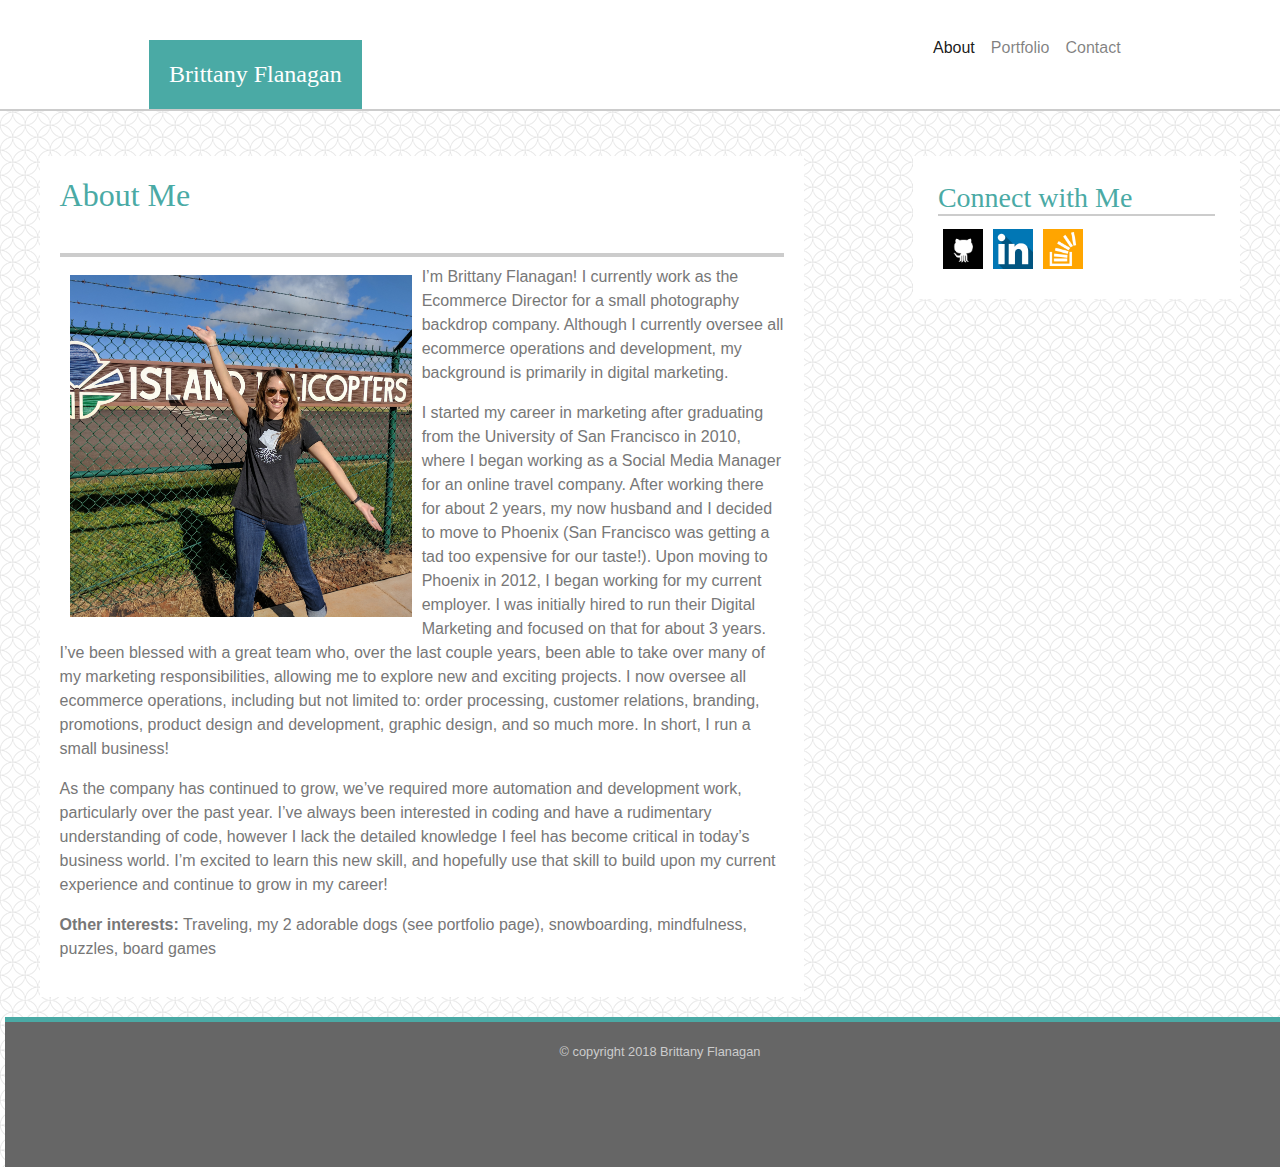
<file: index.html>
<!DOCTYPE html>
<html lang="en">
<head>
    <meta charset="UTF-8">
    <meta name="viewport" content="width=device-width, initial-scale=1.0">
    <meta http-equiv="X-UA-Compatible" content="ie=edge">
    <title>About Me | Brittany Flanagan</title>

    <!-- Link to Bootstrap CSS -->
    <!-- Link to your external CSS -->
    <link rel="stylesheet" type="text/css" href="assets/css/reset.css">
    <link rel="stylesheet" type="text/css" href="assets/css/fix-reset.css">
    <link rel="stylesheet" href="https://maxcdn.bootstrapcdn.com/bootstrap/4.0.0/css/bootstrap.min.css" integrity="sha384-Gn5384xqQ1aoWXA+058RXPxPg6fy4IWvTNh0E263XmFcJlSAwiGgFAW/dAiS6JXm" crossorigin="anonymous">
    <link rel="stylesheet" type="text/css" href="assets/css/style.css">

</head>
<body>
            <header>
            <div class="container">
               <!-- Header  --> 
               
              <div class="row">
                  <div class="col-md-4"  style="width:40%">
                      <h1 id="logo">Brittany Flanagan</h1>
                  </div>
                  <div class="col-md-4"  style="width:30%">
                     
                  </div>
                 <div class="col-md-4" style="width:30%">
                  <!-- Navigation  --> 
                  <nav class="navbar navbar-expand-lg navbar-light">
                      <button class="navbar-toggler" type="button" data-toggle="collapse" data-target="#navbarNavAltMarkup" aria-controls="navbarNavAltMarkup" aria-expanded="false" aria-label="Toggle navigation">
                        <span class="navbar-toggler-icon"></span>
                      </button>
                      <div class="collapse navbar-collapse" id="navbarNavAltMarkup">
                        <div class="navbar-nav">
                          <a class="nav-item nav-link active" href="index.html">About <span class="sr-only">(current)</span></a>
                          <a class="nav-item nav-link" href="portfolio.html">Portfolio</a>
                          <a class="nav-item nav-link" href="contact.html">Contact</a>
                          
                        </div>
                      </div>
                    </nav>
                   </div>
                
              </div>
            </header>
              <div class="row">
                

                <div class="col-md-7 col-sm-10" id="maincontent">
                    <h2>About Me<br/><br/></h2>
                   <img src ="assets/images/aboutme.jpg" style="width:50%; padding:10px" alt="about me">
                    <p>I’m Brittany Flanagan! I currently work as the Ecommerce Director for a small photography backdrop company. Although I currently oversee all ecommerce operations and development, my background is primarily in digital marketing. </p>
                     <p>I started my career in marketing after graduating from the University of San Francisco in 2010, where I began working as a Social Media Manager for an online travel company.  After working there for about 2 years, my now husband and I decided to move to Phoenix (San Francisco was getting a tad too expensive for our taste!). Upon moving to Phoenix in 2012, I began working for my current employer. I was initially hired to run their Digital Marketing and focused on that for about 3 years. I’ve been blessed with a great team who, over the last couple years, been able to take over many of my marketing responsibilities, allowing me to explore new and exciting projects. I now oversee all ecommerce operations, including but not limited to: order processing, customer relations, branding, promotions, product design and development, graphic design, and so much more.  In short, I run a small business!</p>
                     <p>As the company has continued to grow, we’ve required more automation and development work, particularly over the past year. I’ve always been interested in coding and have a rudimentary understanding of code, however I lack the detailed knowledge I feel has become critical in today’s business world.  I’m excited to learn this new skill, and hopefully use that skill to build upon my current experience and continue to grow in my career!</p>
                    <p><b>Other interests:</b> Traveling, my 2 adorable dogs (see portfolio page), snowboarding, mindfulness, puzzles, board games</p>
                </div>
            
                 
                <div class="col-md-3 col-sm-10" id="sidebar">
    

                  <!-- Sidebar Code -->
                  <h3>Connect with Me<br/></h3>
                  <a href="https://github.com/brittanycflanagan" target="_blank"><img src ="assets/images/github_icon.jpg" style="width: 50px; padding: 5px;" alt="github"></a>
                  <a href="https://www.linkedin.com/in/bcturner/" target="_blank"><img src ="assets/images/linkedin.jpg" style="width: 50px; padding: 5px;" alt="linkedin"></a>
                  <a href="https://stackexchange.com/users/12830102/brittany-flanagan" target="_blank"><img src ="assets/images/StackOverflow.jpg" style="width: 50px; padding: 5px;" alt="stackoverflow"></a>
                    </div>
                
          
              </div>
              <div class="row">
                <div class="col-md-12"><footer>
                  &copy; copyright 2018 Brittany Flanagan
                </footer></div>
              </div>
            </div>

          
     


            

    
    <!-- Link to Bootstrap Java -->
    <script src="https://code.jquery.com/jquery-3.2.1.slim.min.js" integrity="sha384-KJ3o2DKtIkvYIK3UENzmM7KCkRr/rE9/Qpg6aAZGJwFDMVNA/GpGFF93hXpG5KkN" crossorigin="anonymous"></script>
    <script src="https://cdnjs.cloudflare.com/ajax/libs/popper.js/1.12.9/umd/popper.min.js" integrity="sha384-ApNbgh9B+Y1QKtv3Rn7W3mgPxhU9K/ScQsAP7hUibX39j7fakFPskvXusvfa0b4Q" crossorigin="anonymous"></script>
    <script src="https://maxcdn.bootstrapcdn.com/bootstrap/4.0.0/js/bootstrap.min.js" integrity="sha384-JZR6Spejh4U02d8jOt6vLEHfe/JQGiRRSQQxSfFWpi1MquVdAyjUar5+76PVCmYl" crossorigin="anonymous"></script>
</body>
</html>
</file>
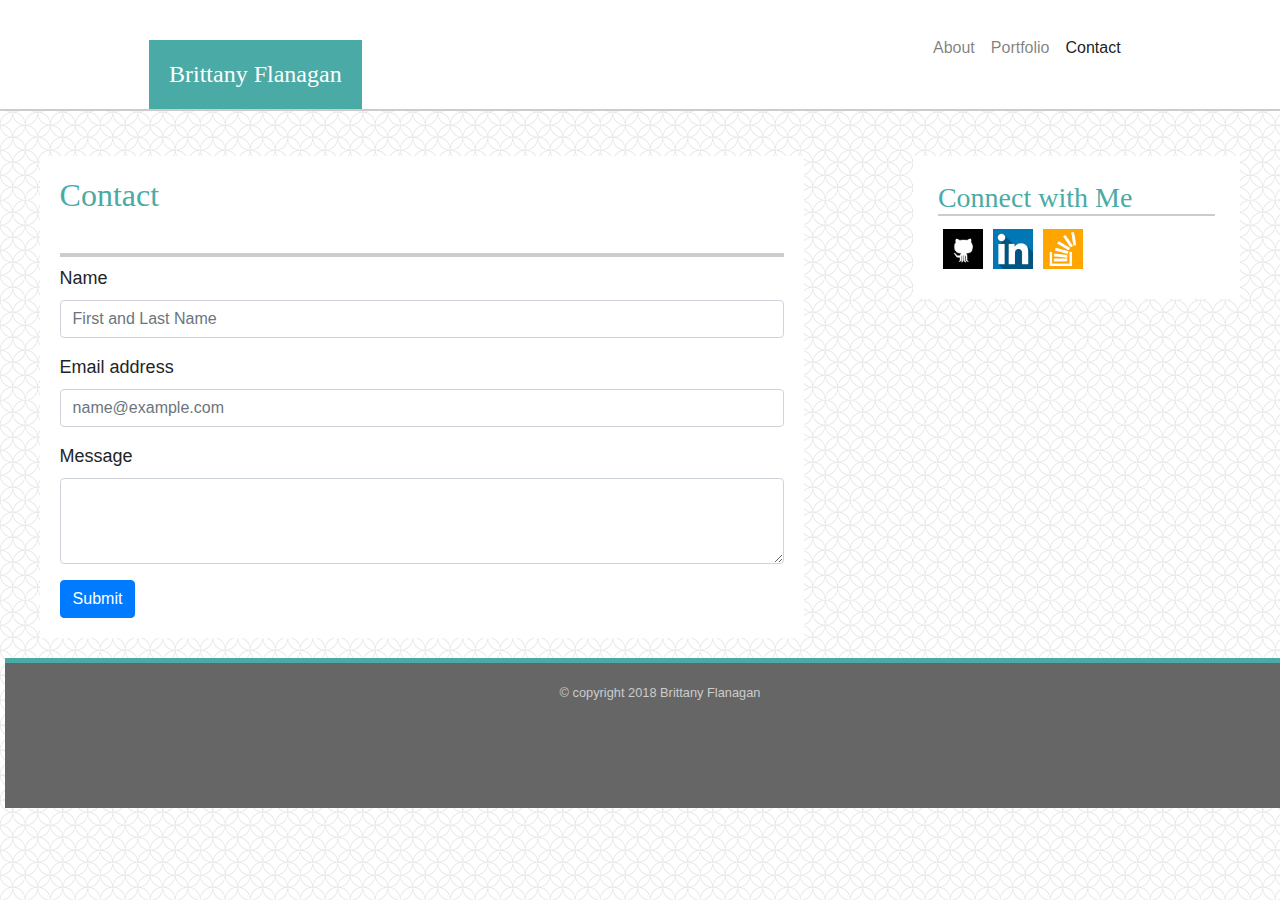
<file: contact.html>
<!DOCTYPE html>
<html lang="en">
<head>
    <meta charset="UTF-8">
    <meta name="viewport" content="width=device-width, initial-scale=1.0">
    <meta http-equiv="X-UA-Compatible" content="ie=edge">
    <title>Contact | Brittany Flanagan</title>

    <!-- Link to Bootstrap CSS -->
    <!-- Link to your external CSS -->
    <link rel="stylesheet" type="text/css" href="assets/css/reset.css">
    <link rel="stylesheet" type="text/css" href="assets/css/fix-reset.css">
    <link rel="stylesheet" href="https://maxcdn.bootstrapcdn.com/bootstrap/4.0.0/css/bootstrap.min.css" integrity="sha384-Gn5384xqQ1aoWXA+058RXPxPg6fy4IWvTNh0E263XmFcJlSAwiGgFAW/dAiS6JXm" crossorigin="anonymous">
    <link rel="stylesheet" type="text/css" href="assets/css/style.css">

</head>
<body>
            <header>
            <div class="container">
               <!-- Header  --> 
               
              <div class="row">
                  <div class="col-md-4"  style="width:40%">
                      <h1 id="logo">Brittany Flanagan</h1>
                  </div>
                  <div class="col-md-4"  style="width:30%">
                     
                  </div>
                 <div class="col-md-4" style="width:30%">
                  <!-- Navigation  --> 
                  <nav class="navbar navbar-expand-lg navbar-light">
                      <button class="navbar-toggler" type="button" data-toggle="collapse" data-target="#navbarNavAltMarkup" aria-controls="navbarNavAltMarkup" aria-expanded="false" aria-label="Toggle navigation">
                        <span class="navbar-toggler-icon"></span>
                      </button>
                      <div class="collapse navbar-collapse" id="navbarNavAltMarkup">
                        <div class="navbar-nav">
                          <a class="nav-item nav-link" href="index.html">About</a>
                          <a class="nav-item nav-link" href="portfolio.html">Portfolio</a>
                          <a class="nav-item nav-link active" href="contact.html">Contact <span class="sr-only">(current)</span></a>
                          
                        </div>
                      </div>
                    </nav>
                   </div>
                
              </div>
            </header>
              <div class="row">
                

                <div class="col-md-7 col-sm-10" id="maincontent">
                    <h2>Contact<br/><br/></h2>
                        <form>
                            <div class="form-group">
                                <label for="exampleFormControlInput1">Name</label>
                                <input type="email" class="form-control" id="exampleFormControlInput1" placeholder="First and Last Name">
                            </div>
                            <div class="form-group">
                              <label for="exampleFormControlInput1">Email address</label>
                              <input type="email" class="form-control" id="exampleFormControlInput1" placeholder="name@example.com">
                            </div>
                            
                            
                            <div class="form-group">
                              <label for="exampleFormControlTextarea1">Message</label>
                              <textarea class="form-control" id="exampleFormControlTextarea1" rows="3"></textarea>
                            </div>
                            <button type="submit" class="btn btn-primary">Submit</button>
</form>
                          </form>
                </div>
            
                 
                <div class="col-md-3 col-sm-10" id="sidebar">
    

                  <!-- Sidebar Code -->
                  <h3>Connect with Me<br/></h3>
                  <a href="https://github.com/brittanycflanagan" target="_blank"><img src ="assets/images/github_icon.jpg" style="width: 50px; padding: 5px;" alt="github"></a>
                  <a href="https://www.linkedin.com/in/bcturner/" target="_blank"><img src ="assets/images/linkedin.jpg" style="width: 50px; padding: 5px;" alt="linkedin"></a>
                  <a href="https://stackexchange.com/users/12830102/brittany-flanagan" target="_blank"><img src ="assets/images/StackOverflow.jpg" style="width: 50px; padding: 5px;" alt="stackoverflow"></a>
                    </div>
                
          
              </div>
              <div class="row">
                <div class="col-md-12"><footer>
                  &copy; copyright 2018 Brittany Flanagan
                </footer></div>
              </div>
            </div>

          
     


            

    
    <!-- Link to Bootstrap Java -->
    <script src="https://code.jquery.com/jquery-3.2.1.slim.min.js" integrity="sha384-KJ3o2DKtIkvYIK3UENzmM7KCkRr/rE9/Qpg6aAZGJwFDMVNA/GpGFF93hXpG5KkN" crossorigin="anonymous"></script>
    <script src="https://cdnjs.cloudflare.com/ajax/libs/popper.js/1.12.9/umd/popper.min.js" integrity="sha384-ApNbgh9B+Y1QKtv3Rn7W3mgPxhU9K/ScQsAP7hUibX39j7fakFPskvXusvfa0b4Q" crossorigin="anonymous"></script>
    <script src="https://maxcdn.bootstrapcdn.com/bootstrap/4.0.0/js/bootstrap.min.js" integrity="sha384-JZR6Spejh4U02d8jOt6vLEHfe/JQGiRRSQQxSfFWpi1MquVdAyjUar5+76PVCmYl" crossorigin="anonymous"></script>
</body>
</html>
</file>
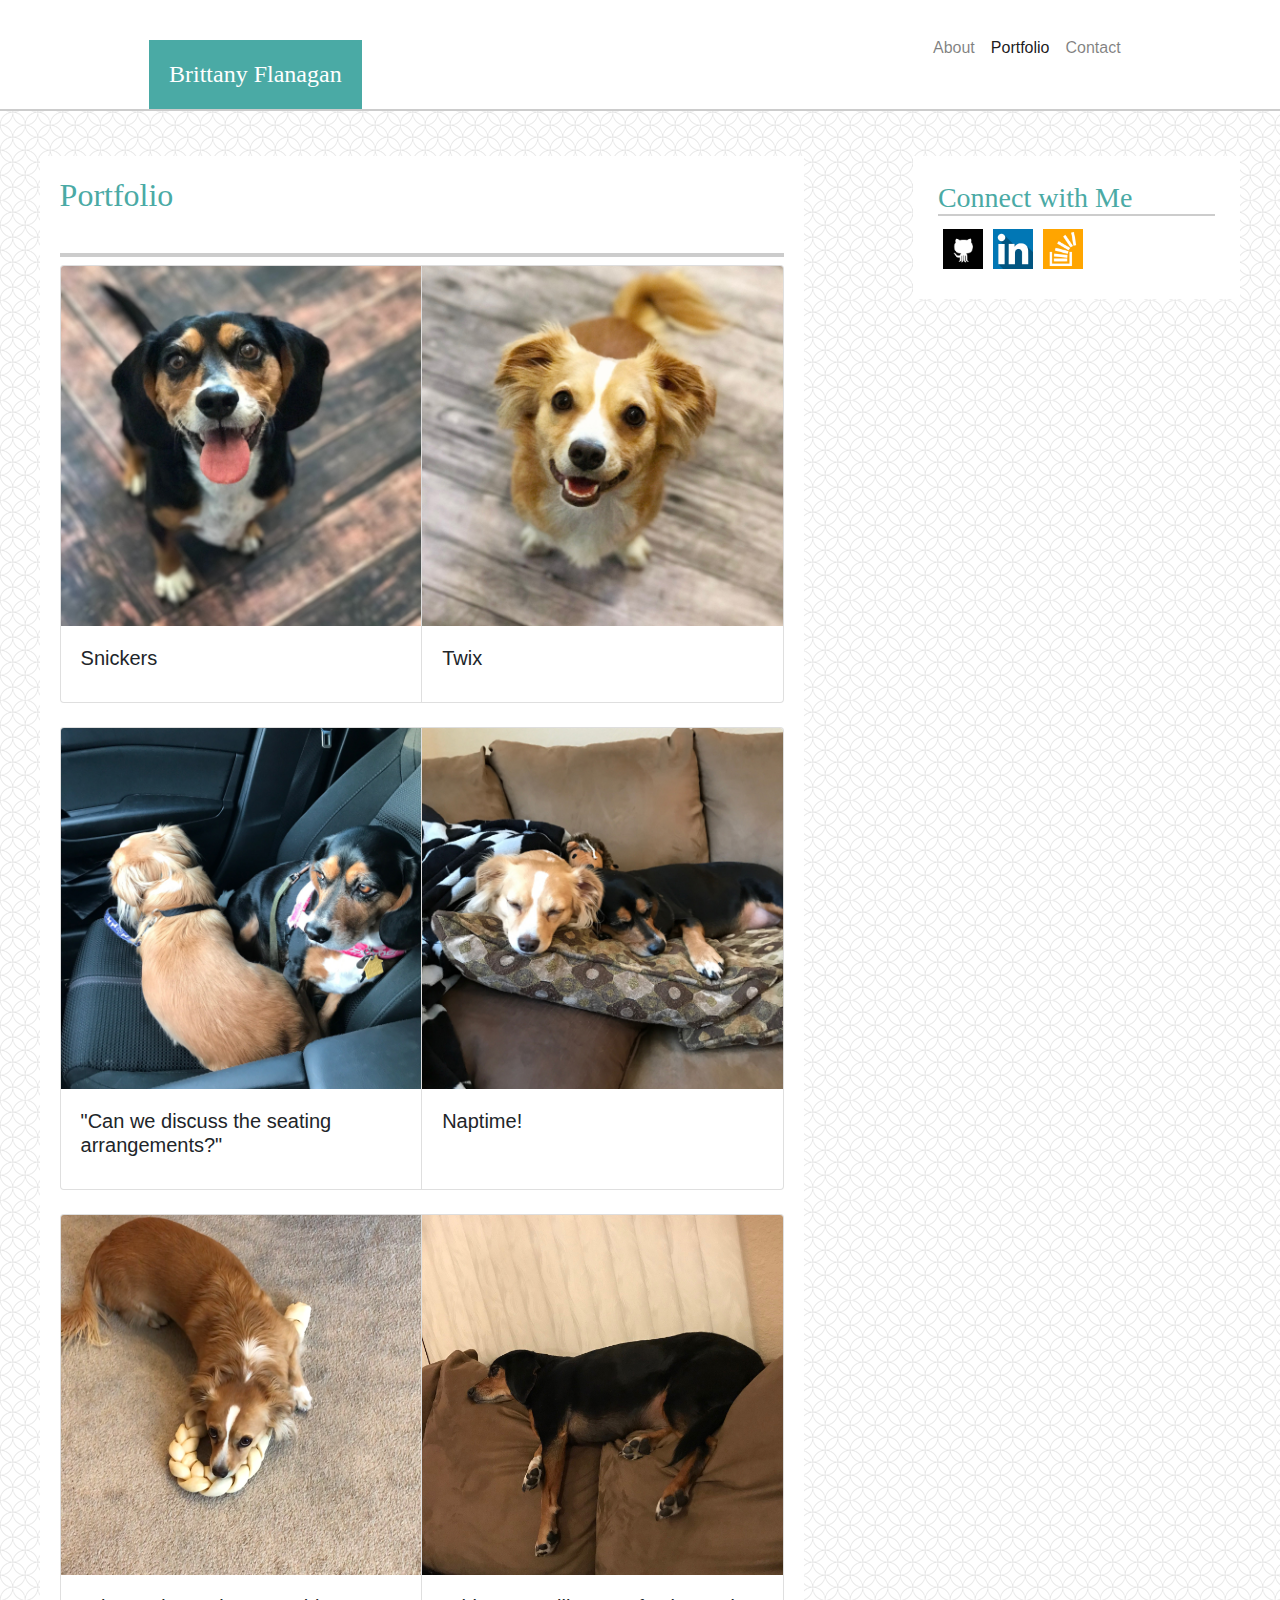
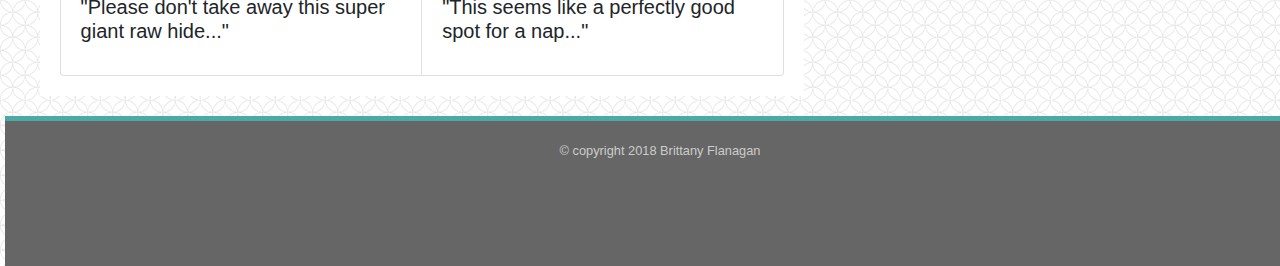
<file: portfolio.html>
<!DOCTYPE html>
<html lang="en">
<head>
    <meta charset="UTF-8">
    <meta name="viewport" content="width=device-width, initial-scale=1.0">
    <meta http-equiv="X-UA-Compatible" content="ie=edge">
    <title>Portfolio | Brittany Flanagan</title>

    <!-- Link to Bootstrap CSS -->
    <!-- Link to your external CSS -->
    <link rel="stylesheet" type="text/css" href="assets/css/reset.css">
    <link rel="stylesheet" type="text/css" href="assets/css/fix-reset.css">
    <link rel="stylesheet" href="https://maxcdn.bootstrapcdn.com/bootstrap/4.0.0/css/bootstrap.min.css" integrity="sha384-Gn5384xqQ1aoWXA+058RXPxPg6fy4IWvTNh0E263XmFcJlSAwiGgFAW/dAiS6JXm" crossorigin="anonymous">
    <link rel="stylesheet" type="text/css" href="assets/css/style.css">

</head>
<body>
            <header>
            <div class="container">
               <!-- Header  --> 
               
              <div class="row">
                  <div class="col-md-4"  style="width:40%">
                      <h1 id="logo">Brittany Flanagan</h1>
                  </div>
                  <div class="col-md-4"  style="width:30%">
                     
                  </div>
                 <div class="col-md-4" style="width:30%">
                  <!-- Navigation  --> 
                  <nav class="navbar navbar-expand-lg navbar-light">
                      <button class="navbar-toggler" type="button" data-toggle="collapse" data-target="#navbarNavAltMarkup" aria-controls="navbarNavAltMarkup" aria-expanded="false" aria-label="Toggle navigation">
                        <span class="navbar-toggler-icon"></span>
                      </button>
                      <div class="collapse navbar-collapse" id="navbarNavAltMarkup">
                        <div class="navbar-nav">
                          <a class="nav-item nav-link" href="index.html">About</a>
                          <a class="nav-item nav-link active" href="portfolio.html">Portfolio <span class="sr-only">(current)</span></a>
                          <a class="nav-item nav-link" href="contact.html">Contact</a>
                          
                        </div>
                      </div>
                    </nav>
                   </div>
                
              </div>
            </header>
              <div class="row">
                

                <div class="col-md-7 col-sm-10" id="maincontent">
                    <h2>Portfolio<br/><br/></h2>
                    <div class="card-group">
                        <div class="card">
                          <img class="card-img-top" src="assets/images/snickers.JPG" alt="Card image cap">
                          <div class="card-body">
                            <h5 class="card-title">Snickers</h5>
                            
                          </div>
                        </div>
                        <div class="card">
                          <img class="card-img-top" src="assets/images/twix.JPG" alt="Card image cap">
                          <div class="card-body">
                            <h5 class="card-title">Twix</h5>
                            
                          </div>
                        </div>
                      </div><br/>
                      <div class="card-group">
                          <div class="card">
                            <img class="card-img-top" src="assets/images/car.JPG" alt="Card image cap">
                            <div class="card-body">
                              <h5 class="card-title">"Can we discuss the seating arrangements?"</h5>
                              
                            </div>
                          </div>
                          <div class="card">
                            <img class="card-img-top" src="assets/images/naptime.JPG" alt="Card image cap">
                            <div class="card-body">
                              <h5 class="card-title">Naptime!</h5>
                              
                            </div>
                          </div>
                        </div><br/>
                        <div class="card-group">
                            <div class="card">
                              <img class="card-img-top" src="assets/images/bone.PNG" alt="Card image cap">
                              <div class="card-body">
                                <h5 class="card-title">"Please don't take away this super giant raw hide..."</h5>
                                
                              </div>
                            </div>
                            <div class="card">
                              <img class="card-img-top" src="assets/images/couch.jpg" alt="Card image cap">
                              <div class="card-body">
                                <h5 class="card-title">"This seems like a perfectly good spot for a nap..."</h5>
                                
                              </div>
                            </div>
                          </div>
                <!-- Images for Portfolio -->                    
              
                </div>
            
                 
                <div class="col-md-3 col-sm-10" id="sidebar">
    

                  <!-- Sidebar Code -->
                  <h3>Connect with Me<br/></h3>
                  <a href="https://github.com/brittanycflanagan" target="_blank"><img src ="assets/images/github_icon.jpg" style="width: 50px; padding: 5px;" alt="github"></a>
                  <a href="https://www.linkedin.com/in/bcturner/" target="_blank"><img src ="assets/images/linkedin.jpg" style="width: 50px; padding: 5px;" alt="linkedin"></a>
                  <a href="https://stackexchange.com/users/12830102/brittany-flanagan" target="_blank"><img src ="assets/images/StackOverflow.jpg" style="width: 50px; padding: 5px;" alt="stackoverflow"></a>
                    </div>
                
          
              </div>
              <div class="row">
                <div class="col-md-12"><footer>
                  &copy; copyright 2018 Brittany Flanagan
                </footer></div>
              </div>
            </div>

          
     


            

    
    <!-- Link to Bootstrap Java -->
    <script src="https://code.jquery.com/jquery-3.2.1.slim.min.js" integrity="sha384-KJ3o2DKtIkvYIK3UENzmM7KCkRr/rE9/Qpg6aAZGJwFDMVNA/GpGFF93hXpG5KkN" crossorigin="anonymous"></script>
    <script src="https://cdnjs.cloudflare.com/ajax/libs/popper.js/1.12.9/umd/popper.min.js" integrity="sha384-ApNbgh9B+Y1QKtv3Rn7W3mgPxhU9K/ScQsAP7hUibX39j7fakFPskvXusvfa0b4Q" crossorigin="anonymous"></script>
    <script src="https://maxcdn.bootstrapcdn.com/bootstrap/4.0.0/js/bootstrap.min.js" integrity="sha384-JZR6Spejh4U02d8jOt6vLEHfe/JQGiRRSQQxSfFWpi1MquVdAyjUar5+76PVCmYl" crossorigin="anonymous"></script>
</body>
</html>
</file>
<file: assets/css/style.css>
/*** Standard CSS Elements**/

body {
    margin: 0px;
    font-family: 'Arial', 'Helvetica Neue', Helvetica, sans-serif;
    background-repeat: repeat;
    background-image: url(../images/spiration-light.png);
}

.clearfix::after {
    content: "";
    display: block;
    clear: both;
  }


a:hover { 
    color:#4aaaa5;
}

img {
    float: left;
    
}

b {
    font-weight: bold;
}

h1, h2, h3 {
    color:#4aaaa5;
    font-family: 'Georgia', Times, Times New Roman, serif;
}

h2:after
{
    content:' ';
    display:block;
    border:2px solid #ccc;
}

h3:after
{
    content:' ';
    display:block;
    border:1px solid #ccc;
}

a, p {
    text-decoration: none;
    color: #777777;
    
}
  
/*** CSS for Header **/


header {
    margin-bottom: 20px;
    padding: 20px 0px 0px 0px;
    background: #ffffff;
    border-bottom: 2px solid #cccccc;
    width: 110%;
    
  }

#logo {
    color: #ffffff;
    padding: 20px;
    margin-bottom: 0%;
    background: #4aaaa5;
    float: left;
    font-size:24px;
    position: relative;
    margin-top: 20px;

}


/*** CSS for Content of Page **/

.contentcontainer {
    width: 960px;
    

   
}

#maincontent {
    background: #fff;
    padding:20px; 
    margin-left:20px;
    margin-right:20px;
    margin-top:25px;
    margin-right: auto;
    margin-left: auto;
    

}

#sidebar {
    padding: 25px;
    background: #fff;
    margin-left:20px;
    margin-right:20px;
    margin-top:25px;
    height: 30%;
    margin-right: auto;
    margin-left: auto;
    
}

.portfolio-images {
    width: 260px;
    padding: 20px;
    float: left;
}

.textoverimage {
    padding:8px 20px;
    width:220px;
    background-color: #4aaaa5;
    color: #fff;
    text-align: center;
    font-family: serif;
    font-size: 20px;
}

.imagecontainer {
    position: relative;

}

form {
    line-height: 1.5;
    font-size: 18px;
}

#righttext {
    position: absolute;
    left: 320px;
    top: 200px;
    line-height: 1.2;
    font-family: 'Lucida Sans', 'Lucida Sans Regular', 'Lucida Grande', 'Lucida Sans Unicode', Geneva, Verdana, sans-serif;
    font-size: 14px;
}

#lefttext {
    position: absolute;
    left: 20px;
    top: 200px;
    line-height: 1.2;
    font-family: 'Lucida Sans', 'Lucida Sans Regular', 'Lucida Grande', 'Lucida Sans Unicode', Geneva, Verdana, sans-serif;
    font-size: 14px;
   
}

/*** CSS for Footer **/

footer {
    padding: 20px 0px 0px 0px;
    margin-top: 20px;
    margin: 20px;
    position: absolute;
    height: 150px;
    border-top: 5px solid #4aaaa5;
    background: #666666;
    text-align: center;
    font-size: 80%;
    color: #ccc;
    right: 0%;
    left: 0%;
    width: 100%;
  
  }
</file>
